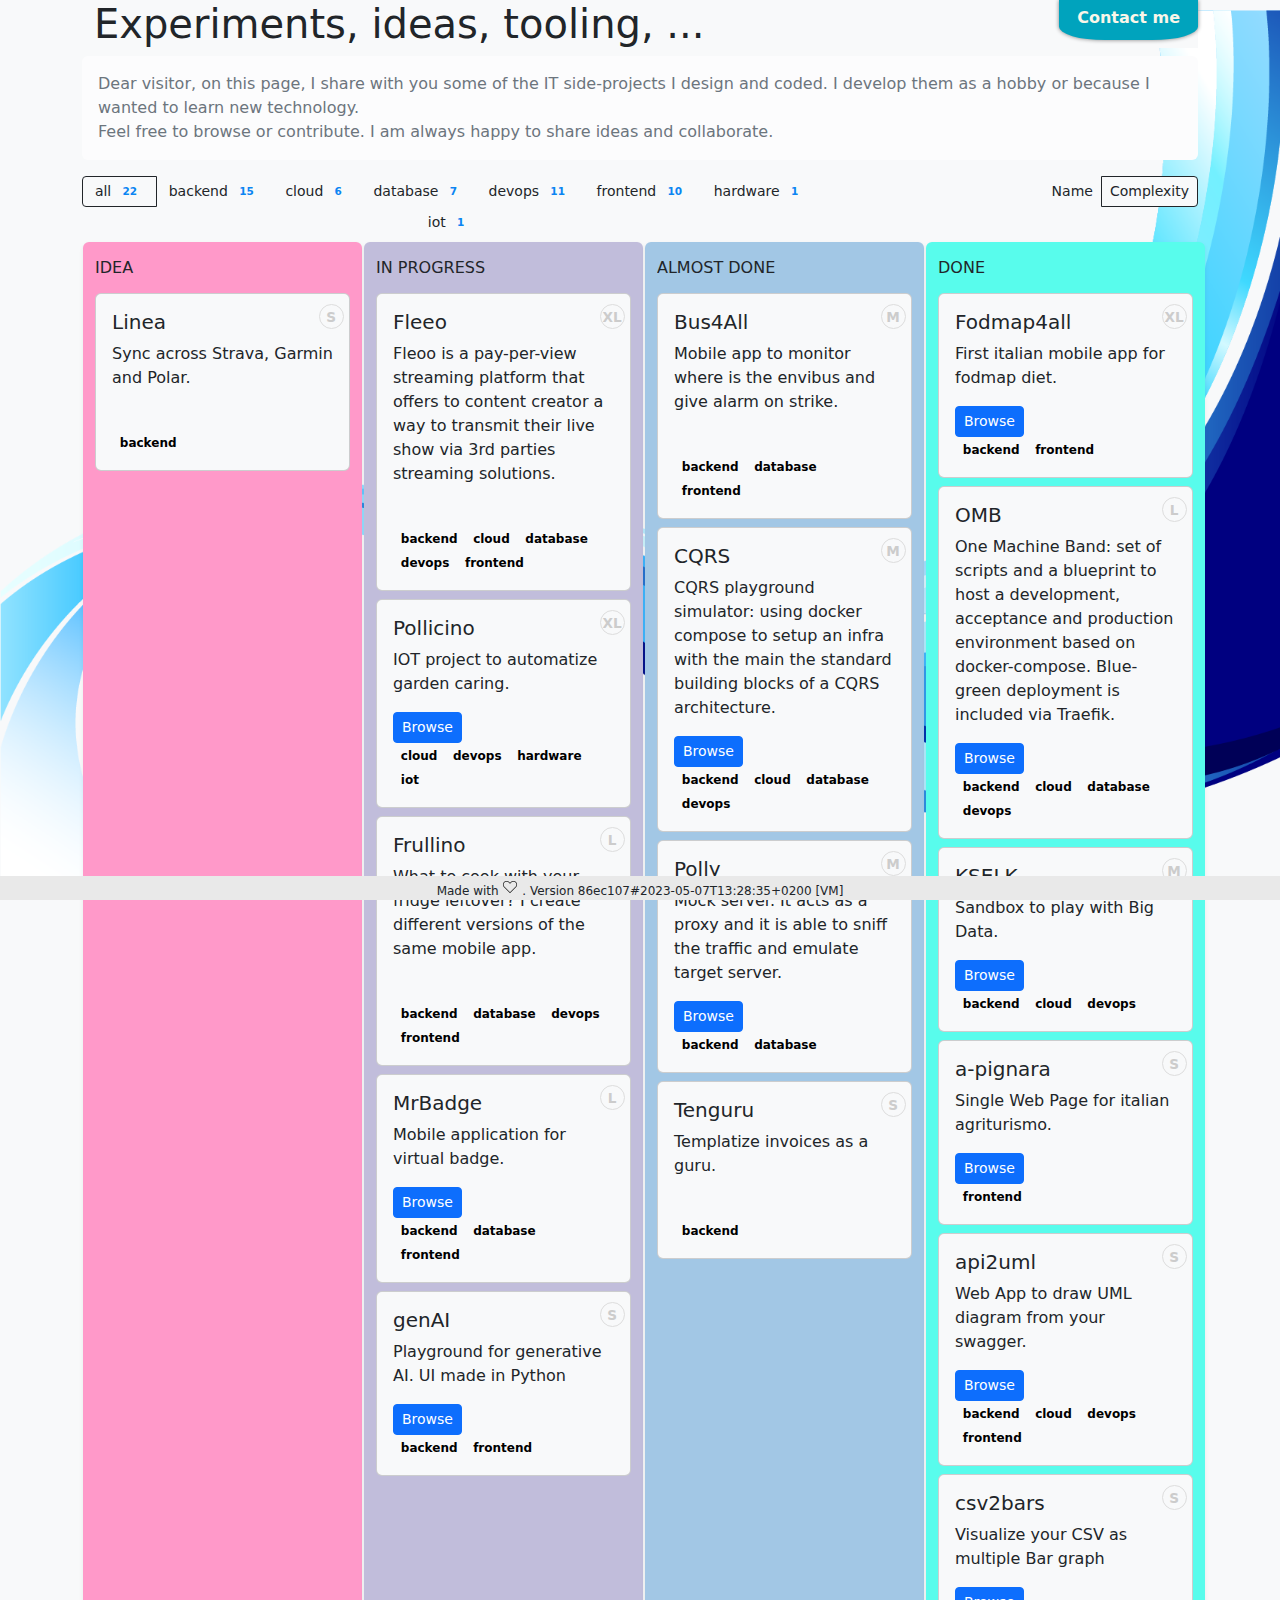
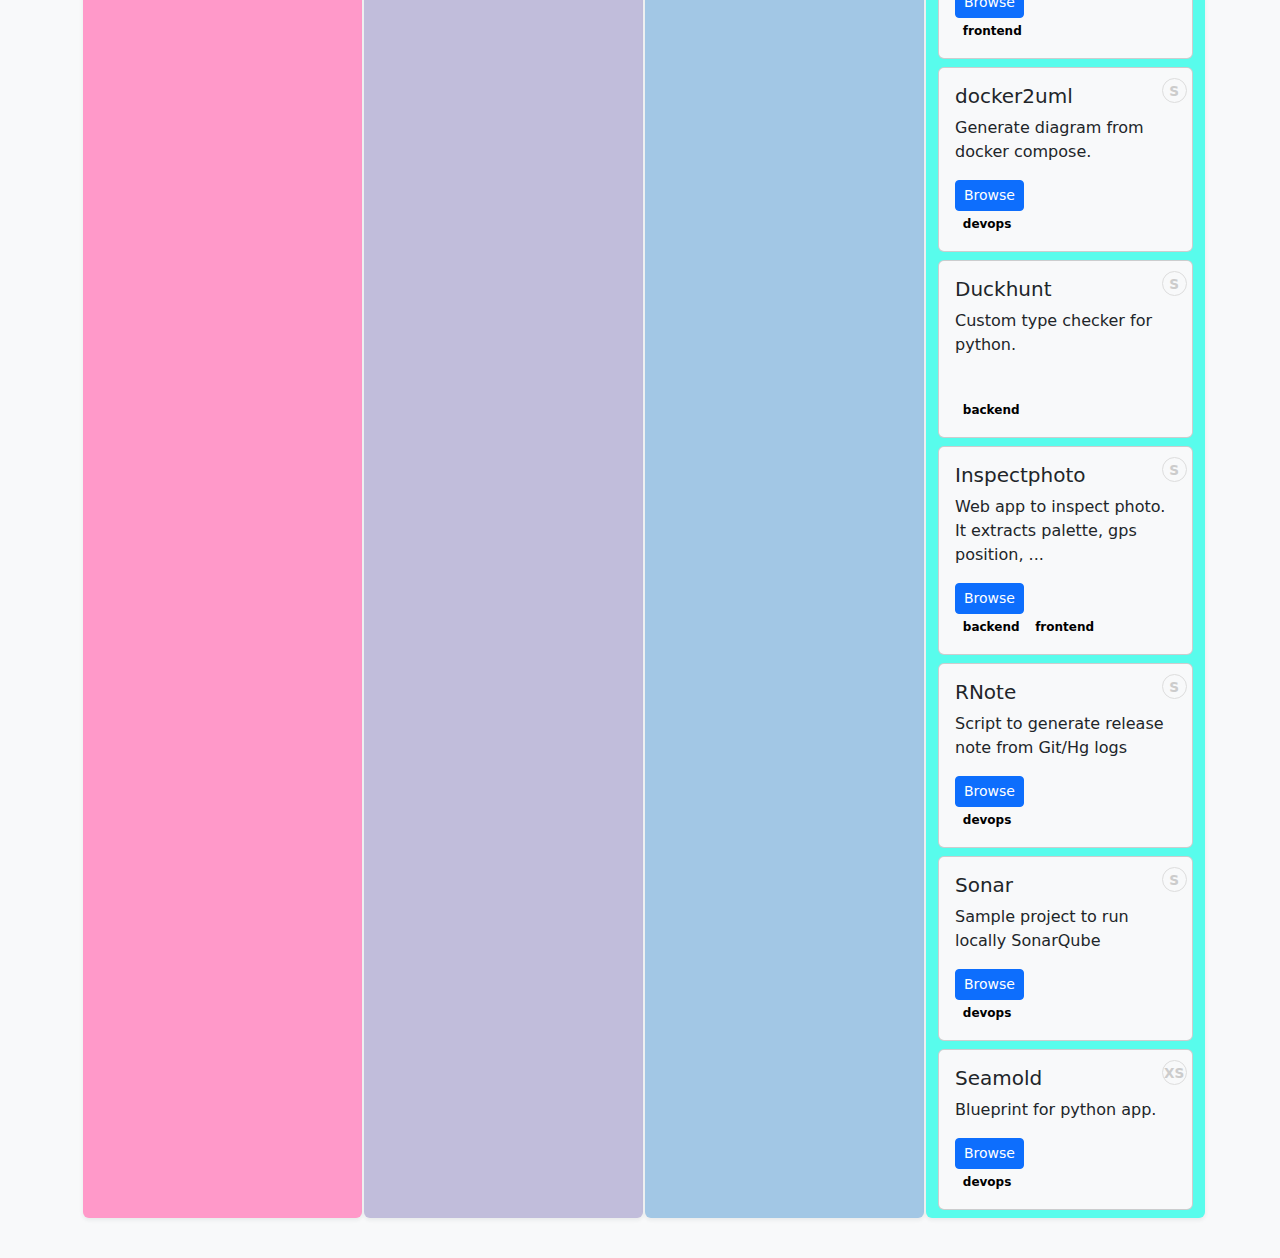
<file: index.html>
<!DOCTYPE html>
<html lang="en">
    <head>
        <title>Vincenzo Marafioti</title>
        <meta charset="utf-8" />
        <meta name="viewport" content="width=device-width, initial-scale=1" />
        <link rel="stylesheet" href="assets/css/bootstrap.min.css" />
        <link rel="stylesheet" href="assets/css/style.css" />
        <link rel="manifest" href="enzomar.webmanifest" />
        <script src="assets/js/jquery.min.js"></script>
        <script src="assets/js/popper.min.js"></script>
        <script src="assets/js/bootstrap.bundle.min.js"></script>

        <script src="projects.js"></script>
        <script src="version.js"></script>

    </head>
    <body class="bg-light">
        <main class="container">
            <div class="social">
                <div class="action">
                    <script>
                    eval(
                        unescape(
                            "%72%65%73%79%71%32%35%3d%5b%27%25%36%35%25%36%65%25%37%61%25%36%66%25%32%65%25%36%64%25%36%31%25%37%32%27%2c%5b%27%25%36%33%25%36%66%25%36%64%27%2c%27%25%36%37%25%36%64%25%36%31%25%36%39%25%36%63%27%5d%2e%72%65%76%65%72%73%65%28%29%2e%6a%6f%69%6e%28%27%2e%27%29%5d%2e%6a%6f%69%6e%28%27%40%27%29%3b%6c%67%7a%74%76%34%31%3d%27%43%6f%6e%74%61%63%74%20%6d%65%27%3b%64%6f%63%75%6d%65%6e%74%2e%77%72%69%74%65%28%6c%67%7a%74%76%34%31%2e%6c%69%6e%6b%28%27%6d%61%69%27%2b%27%6c%74%6f%3a%27%2b%72%65%73%79%71%32%35%29%29%3b"
                        )
                    );
                    </script>
                </div>

                <!-- div class="action">
                    <a href="https://www.upwork.com/freelancers/~0166094a8ce37c8640" target="_blank">
                        Hire me
                    </a>
                </div -->

            </div>
            <div class="jumbotron jumbotron-fluid bg-light">
                <div class="container">
                    <h1 class="display-8">Experiments, ideas, tooling, ...</h1>
                </div>
            </div>

            <p class="bg-light-subtle p-3 rounded quote">
                Dear visitor, on this page, I share with you some of the IT side-projects I design and coded. I develop them as a hobby or because I wanted to learn new technology. <br />
                Feel free to browse or contribute. I am always happy to share ideas and collaborate.
                        
            </p>

            <!-- div id="chartContainer" class="chartContainer">
            </div -->

            <div class="row flex-row flex-sm-nowrap selectors">
                <div class="col-sm-8 col-md-8 col-xl-8">
                    <div id="filter" class="btn-group bg-light flex-wrap"></div>
                </div>
                <div class="col-sm-4 col-md-4 col-xl-4 text-end">
                    <div id="sorting" class="btn-group bg-light">
                        <input type="radio" class="btn-check" name="sorting_sel" id="title"  />
                        <label class="btn btn-primary-light btn-sm" for="title">Name</label>
                        <input type="radio" class="btn-check" name="sorting_sel" id="size" checked/>
                        <label class="btn btn-primary-light btn-sm" for="size">Complexity</label>
                    </div>
                </div>
            </div>

            <div class="container">
                <div id="projects" class="row flex-row flex-sm-nowrap py-3 mb-4">
                    <div id="idea" class="round shadow-sm col-sm-6 col-md-4 col-xl-3 col1bg py-2"></div>
                    <div id="in_progress" class="round shadow-sm col-sm-6 col-md-4 col-xl-3 col2bg py-2"></div>
                    <div id="almost_done" class="round shadow-sm col-sm-6 col-md-4 col-xl-3 col3bg py-2"></div>
                    <div id="done" class="round shadow-sm col-sm-6 col-md-4 col-xl-3 col4bg py-2"></div>
                </div>
                <!-- row -->
            </div>
            <!-- container -->
        </main>
        <div id="footer" class="footer flex-wrap">Made with 
            <div class="heart"></div>
            . Version
            <span id="version"></span> [VM]
        </div>
    </body>

    <script>

        $("#version").text(version);

        function show_filter() {
            var category_dict = {};
            category_dict["all"] = 0;
            var selectors = [];
            $.each(projects, function (name, status) {
                $.each(status, function (i, item) {
                    category_dict["all"] = category_dict["all"] + 1;
                    $.each(item.category, function (i, cat) {
                        category_dict[cat] = (category_dict[cat] || 0) + 1;
                    });
                });
            });

            for (var key in category_dict) {
                if (category_dict.hasOwnProperty(key)) {
                    selectors.push(key);
                }
            }

            // filters
            $("#filter").empty();

            $.each(selectors.sort(), function (name, cat) {
                $("#filter").append('<input type="radio" class="btn-check" name="filter_sel" id="' + cat + '"/>');
                $("#filter").append('<label class="btn btn-primary-light btn-sm" for="' + cat + '">' + cat + ' <span class="badge azur">' + category_dict[cat] + "</span></label>");
            });

            $("#all").prop("checked", true);
        }

        function build_catalogue(projects) {
            var catalogue = {};
            $.each(projects, function (name, status) {
                $.each(status, function (i, item) {
                    catalogue[item.title] = item;
                });
            });
            return catalogue;
        }

        function sort_by_size(projects) {
            var index = [];
            var cluster = {};
            var order = ["XS", "S", "M", "L", "XL"].reverse();

            $.each(projects, function (key, value) {
                var size = value["size"];
                if (!cluster.hasOwnProperty(size)) {
                    cluster[size] = new Array();
                }
                cluster[size].push(value["title"]);
            });

            $.each(cluster, function (key, value) {
                value.sort(function (a, b) {
                    if (a.toLowerCase() < b.toLowerCase()) return -1;
                    if (a.toLowerCase() > b.toLowerCase()) return 1;
                    return 0;
                });
            });

            $.each(order, function (key, value) {
                $.each(cluster[value], function (i, title) {
                    index.push(title);
                });
            });

            return index;
        }

        function sort_by_title(projects) {
            var index = [];

            $.each(projects, function (key, value) {
                index.push(value["title"]); // array of title or size
            });
            index.sort(function (a, b) {
                if (a.toLowerCase() < b.toLowerCase()) return -1;
                if (a.toLowerCase() > b.toLowerCase()) return 1;
                return 0;
            });

            return index;
        }



        function render(filter, sorting) {
            $("#idea").html('<h6 class="card-title text-uppercase text-truncate py-2 ">Idea</h6>');
            $("#in_progress").html('<h6 class="card-title text-uppercase text-truncate py-2 ">In Progress</h6>');
            $("#almost_done").html('<h6 class="card-title text-uppercase text-truncate py-2 ">Almost Done</h6>');
            $("#done").html('<h6 class="card-title text-uppercase text-truncate py-2 ">Done</h6>');

            var catalogue = build_catalogue(projects);

            $.each(projects, function (name, status) {
                if (sorting == "title") {
                    index = sort_by_title(status);
                }
                if (sorting == "size") {
                    index = sort_by_size(status);
                }

                $.each(index, function (i, key) {
                    var item = catalogue[key];
                    var card = $("<div>", { class: "card bg-light mt-2" });
                    var badge = $("<span>", { class: "mybadge grey" });
                    badge.text(item.size);
                    var card_body = $("<div>", { class: "card-body" });
                    card_body.append(badge);
                    var title = $("<h5>", { class: "card-title" });
                    title.text(item.title);
                    card_body.append(title);
                    var description = $("<p>", { class: "card-text" });
                    description.text(item.description);
                    card_body.append(description);
                    if (item.link) {
                        var link = $("<a>", { class: "btn btn-primary btn-sm" });
                        link.attr("href", item.link);
                        link.attr("target", "_blank");
                        link.text("Browse");
                        card_body.append(link);
                    }
                    var br = $("<br/>");
                    card_body.append(br);

                    var display = false;

                    $.each(item.category.sort(), function (i, cat) {
                        if (filter.includes("all")) {
                            display = true;
                        }
                        if (filter.includes(cat)) {
                            display = true;
                        }

                        var badge = $("<div>", { class: "badge rounded-pill text-bg-light" });
                        badge.text(cat);
                        card_body.append(badge);
                    });

                    if ('techno' in item){
                        var techno = $("<div>", { class: "techno" });

                        $.each(item.techno.sort(), function (i, t) {
                            var techno_item = $("<span>", { class: "item" });
                            techno_item.text(t)
                            techno.append(techno_item);
                        });

                        if (item.techno.length > 0){
                            card_body.append(techno);
                        }
                    };


                    if (display) {
                        card.html(card_body);
                        if (name == "idea") {
                            $("#idea").append(card);
                        }
                        if (name == "in_progress") {
                            $("#in_progress").append(card);
                        }
                        if (name == "almost_done") {
                            $("#almost_done").append(card);
                        }
                        if (name == "done") {
                            $("#done").append(card);
                        }
                    }
                });
            });
            $(".card").hover(
                function () {
                    $(this).addClass("cn");
                    $(this).find('.mybadge').addClass("black");                    
                    $(this).find('.mybadge').removeClass("grey");
                    $(this).find('.techno').show('300');

                },

                function () {
                    $(this).removeClass("cn");
                    $(this).find('.mybadge').removeClass("black");
                    $(this).find('.mybadge').addClass("grey");                    
                    $(this).find(".techno").hide('100');

                },

            );
        }

        show_filter();
        render(["all"], "size");
        var global_filter = "all";
        var global_sorting = "size";

        $("#filter input").click(function (event) {
            global_filter = event.target.id;
            render(global_filter, global_sorting);
        });

        $("#sorting input").click(function (event) {
            global_sorting = event.target.id;
            render(global_filter, global_sorting);
        });

        $(".btn").hover(function () {
            $(this).toggleClass("hh");
        });



    </script>

    <script type="text/javascript">
        window.onload = function() {
/*
            var techno = {};
            var max_occ = 0;
            $.each(projects, function (name, status) {
                $.each(status, function (i, proj) {
                    $.each(proj.techno, function (k, tec) {
                        techno[tec] = techno[tec] ? techno[tec] + 1 : 1;
                        max_occ = Math.max(techno[tec],max_occ);
                    });
                });
            });

            var datapoints = [];
            $.each(techno, function (k, v) {
                datapoints.push({name: k, weight: v});
            });


            Highcharts.chart('chartContainer', {
                series: [{
                    type: 'wordcloud',
                    data: datapoints,
                    name: 'Occurrences',
                    rotation: {
                        from: -60,
                        to: 60,
                        orientations: 5
                    },
                }],

                title: {
                     text: 'Technologies'
                },
                 chart: {
                    backgroundColor: 'rgba(0,0,0,0)'
                },
                tooltip: false,
                accessibility: {
                    enabled: false
                }
            });*/
        };

    </script>

    <!-- Google tag (gtag.js) -->
    <script async src="https://www.googletagmanager.com/gtag/js?id=G-H55G66LVHY"></script>
    <script>
        window.dataLayer = window.dataLayer || [];
        function gtag() {
            dataLayer.push(arguments);
        }
        gtag("js", new Date());

        gtag("config", "G-H55G66LVHY");
    </script>
</html>
</file>
<file: assets/css/style.css>
body { 
  background: url(../images/bg.png) center center fixed; 
  -webkit-background-size: cover;
  -moz-background-size: cover;
  -o-background-size: cover;
  background-size: cover;
}

.social{
  top:  0px;
  position: relative;
  float: right;
  border-radius: 0% 0% 33% 33%;
  background-color: #00a3bd;
  height:  40px;
  padding-top:  6px;
  -webkit-box-shadow:0 0 4px grey; 
  -moz-box-shadow: 0 0 4px grey;
  box-shadow:0 0 4px grey;

}

.social .action {
  display:  inline;
  margin-left:  18px;
  margin-right:  18px;
  font-weight: bold;

}

.action a {
  color:  #faf6e9;
  text-decoration: none;
}

.action a:hover {
  color:  lightblue;

}


.techno{
  display: none;
}

.techno .item{
  border-radius: 20%;
  font-weight: bold;
  font-size: 0.65em;
  background-color: #ffc107;
  color: #343a40;
  padding: 3px;
  margin: 3px;
  display: inline-block;

}

.footer {
  position: fixed;
  bottom: 0;
  width: 100%;
  height: 24px; /* Set the fixed height of the footer here */
  line-height: 20px; /* Vertically center the text there */
  background-color: #e9e9e9;
  font-size: 12px;
  text-align: right ;
  padding:  3px;
  text-align:  center;
}


.chartContainer
{
  height: 280px; 
  width: 100%;
  margin-top: -8px;
}

.selectors
{
  margin-top: 14px;
  margin-bottom: -12px;

}

.cn{
  -webkit-box-shadow:0 0 12px grey; 
  -moz-box-shadow: 0 0 12px grey;
  box-shadow:0 0 12px grey; 
  border-color: gold;
}


.hh{
  -webkit-box-shadow:0 0 2px grey; 
  -moz-box-shadow: 0 0 2px grey;
  box-shadow:0 0 2px grey; 
}


.black{
  color:  #222222;
  border: 1px solid #222222;
}


.grey{
  color: #cccccc;
  border: 1px solid #dddddd;
}

.mybadge{
  top:  10px;
  left:  88%;
  position:  absolute;
  height: 25px;
  width: 25px;
  background-color: #white;
  border-radius: 50%;
  display: inline-block;
  text-align:  center;
  font-weight: bold;
  font-size: 0.85em;
  padding-top:  2px;
}



.azur{
  color: #0b85f2; !important
}

.quote {
  
  background-color:  grey;
  /* #FF99C9 067BC2 BCF4F5*/
  color:  #6c757d;
  font-size: 1em ;
  
}

.col1bg {
  
  background-color:  #FF99C9;
  /* #FF99C9 067BC2 BCF4F5*/

}

.col2bg {
  background-color:  #C1BDDB;
  /*background-color:  #C1BDDB; 84BCDA B4EBCA*/


}

.col3bg {
  background-color:  #A2C7E5;
  /*background-color:  #A2C7E5; ECC30B D9F2B4*/

}

.col4bg {
  background-color:  #58FCEC;
  /*background-color:  #58FCEC; F37748 D9F2B4*/

}

.round{
  border-radius: 6px;
  margin-left: 1px;
  margin-right: 1px;

}

.heart{
  width: 16px;
  height: 16px;
  background: url("../images/heart.png") no-repeat;
  background-size: 16px 16px;
  display: inline-block;
}


.heart:hover {
  background: url("../images/heart-red.png") no-repeat;
  background-size: 16px 16px;

}
</file>
